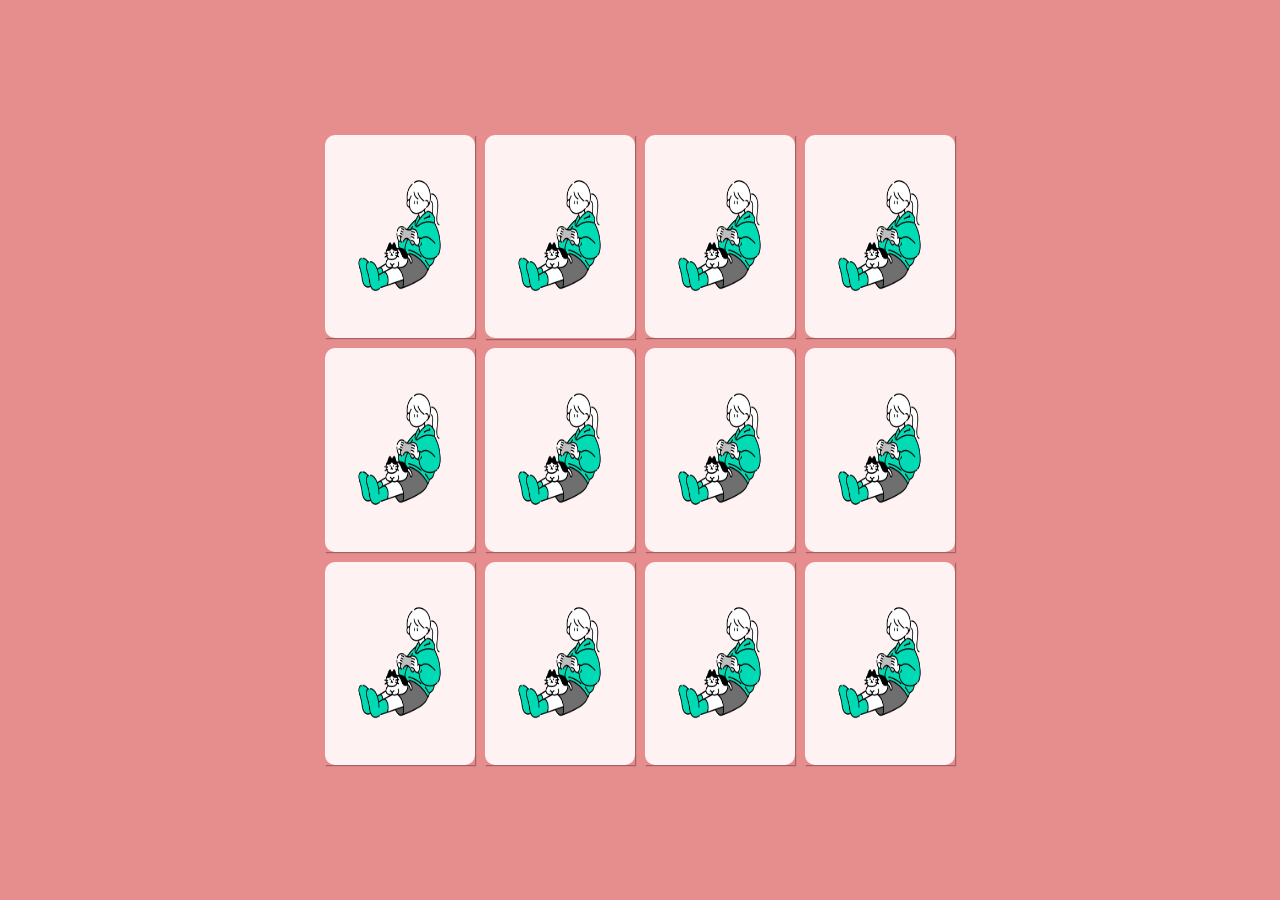
<file: game/index.html>
<!DOCTYPE html>
<html lang="en">
<head>
  <meta charset="UTF-8">
  <title>Memory Game</title>

  <link rel="stylesheet" href="style.css">
</head>
<body>
  
  
  <section class="memory-game">
    <div class="memory-card" data-framework="Imagem 1">
      <img class="front-face" src="../img/img_1.png" alt="Imagem 1" />
      <img class="back-face" src="../img/logo.png" alt="Logo TeacTeacher" />
    </div>
    <div class="memory-card" data-framework="Imagem 1">
      <img class="front-face" src="../img/img_1.png" alt="Imagem 1" />
      <img class="back-face" src="../img/logo.png" alt="Logo TeacTeacher" />
    </div>

    <div class="memory-card" data-framework="Imagem 2">
      <img class="front-face" src="../img/img2.png" alt="Imagem 2" />
      <img class="back-face" src="../img/logo.png" alt="Logo TeacTeacher" />
    </div>
    <div class="memory-card" data-framework="Imagem 2">
      <img class="front-face" src="../img/img2.png" alt="Imagem 2" />
      <img class="back-face" src="../img/logo.png" alt="Logo TeacTeacher" />
    </div>

    <div class="memory-card" data-framework="Imagem 3">
      <img class="front-face" src="../img/img3.png" alt="Imagem 3" />
      <img class="back-face" src="../img/logo.png" alt="Logo TeacTeacher" />
    </div>
    <div class="memory-card" data-framework="Imagem 3">
      <img class="front-face" src="../img/img3.png" alt="Imagem 3" />
      <img class="back-face" src="../img/logo.png" alt="Logo TeacTeacher" />
    </div>

    <div class="memory-card" data-framework="Imagem 4">
      <img class="front-face" src="../img/img4.png" alt="Imagem 4" />
      <img class="back-face" src="../img/logo.png" alt="Logo TeacTeacher" />
    </div>
    <div class="memory-card" data-framework="Imagem 4">
      <img class="front-face" src="../img/img4.png" alt="Imagem 4" />
      <img class="back-face" src="../img/logo.png" alt="Logo TeacTeacher" />
    </div>

    <div class="memory-card" data-framework="Imagem 5">
      <img class="front-face" src="../img/img5.png" alt="Imagem 5" />
      <img class="back-face" src="../img/logo.png" alt="Logo TeacTeacher" />
    </div>
    <div class="memory-card" data-framework="Imagem 5">
      <img class="front-face" src="../img/img5.png" alt="Imagem 5" />
      <img class="back-face" src="../img/logo.png" alt="Logo TeacTeacher" />
    </div>

    <div class="memory-card" data-framework="Imagem 6">
      <img class="front-face" src="../img/img6.png" alt="Imagem 6" />
      <img class="back-face" src="../img/logo.png" alt="Logo TeacTeacher" />
    </div>
    <div class="memory-card" data-framework="Imagem 6">
      <img class="front-face" src="../img/img6.png" alt="Imagem 6" />
      <img class="back-face" src="../img/logo.png" alt="Logo TeacTeacher" />
    </div>
  </section>

  
  <script src="scripts.js"></script>

  
</body>
</html>
</file>
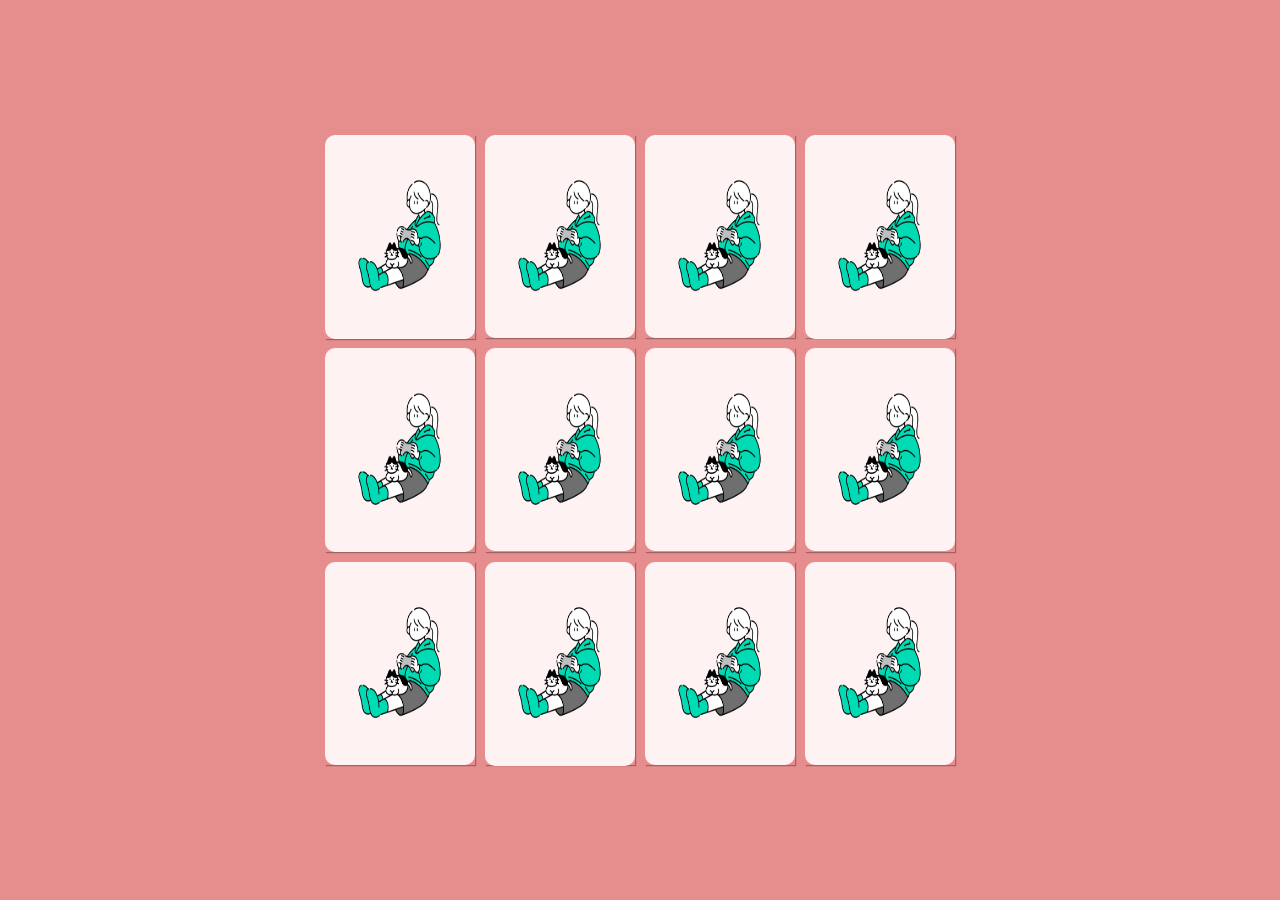
<file: game/indexCopa.html>
<!DOCTYPE html>
<html lang="en">
<head>
  <meta charset="UTF-8">
  <title>Memory Game</title>

  <link rel="stylesheet" href="styles.css">
</head>
<body>
  
  <section class="memory-game">
    <div class="memory-card" data-framework="Brasil">
      <img class="front-face" src="../img/brasil.svg" alt="Brasil" />
      <img class="back-face" src="../img/logo.png" alt="Logo TeacTeacher" />
    </div>
    <div class="memory-card" data-framework="Brasil">
      <img class="front-face" src="../img/brasil.svg" alt="Brasil" />
      <img class="back-face" src="../img/logo.png" alt="Logo TeacTeacher" />
    </div>

    <div class="memory-card" data-framework="Inglaterra">
      <img class="front-face" src="../img/inglaterra.svg" alt="inglaterra" />
      <img class="back-face" src="../img/logo.png" alt="Logo TeacTeacher" />
    </div>
    <div class="memory-card" data-framework="Inglaterra">
      <img class="front-face" src="../img/inglaterra.svg" alt="inglaterra" />
      <img class="back-face" src="../img/logo.png" alt="Logo TeacTeacher" />
    </div>

    <div class="memory-card" data-framework="Alemanha">
      <img class="front-face" src="../img/alemanha.svg" alt="Alemanha" />
      <img class="back-face" src="../img/logo.png" alt="Logo TeacTeacher" />
    </div>
    <div class="memory-card" data-framework="Alemanha">
      <img class="front-face" src="../img/alemanha.svg" alt="Alemanha" />
      <img class="back-face" src="../img/logo.png" alt="Logo TeacTeacher" />
    </div>

    <div class="memory-card" data-framework="França">
      <img class="front-face" src="../img/franca.svg" alt="França" />
      <img class="back-face" src="../img/logo.png" alt="Logo TeacTeacher" />
    </div>
    <div class="memory-card" data-framework="França">
      <img class="front-face" src="../img/franca.svg" alt="França" />
      <img class="back-face" src="../img/logo.png" alt="Logo TeacTeacher" />
    </div>

    <div class="memory-card" data-framework="Espanha">
      <img class="front-face" src="../img/espanha.svg" alt="Espanha" />
      <img class="back-face" src="../img/logo.png" alt="Logo TeacTeacher" />
    </div>
    <div class="memory-card" data-framework="Espanha">
      <img class="front-face" src="../img/espanha.svg" alt="Espanha" />
      <img class="back-face" src="../img/logo.png" alt="Logo TeacTeacher" />
    </div>

    <div class="memory-card" data-framework="Uruguai">
      <img class="front-face" src="../img/uruguai.svg" alt="Uruguai" />
      <img class="back-face" src="../img/logo.png" alt="Logo TeacTeacher" />
    </div>
    <div class="memory-card" data-framework="Uruguai">
      <img class="front-face" src="../img/uruguai.svg" alt="Uruguai" />
      <img class="back-face" src="../img/logo.png" alt="Logo TeacTeacher" />
    </div>
  </section>

  
  <script src="scripts.js"></script>

  
</body>
</html>
</file>
<file: game/style.css>
.bloco{
    height: 100px;
    width: 100px;
    margin: 5px;
    display: inline-block;
}

* {
    padding: 0;
    margin: 0;
    box-sizing: border-box;
  }
  
  body {
    width: 100vw;
    height: 100vh;
    display: flex;
    background-color: #E68D8D;
    align-items: center;
    justify-content: center;
    align-content: center;
  
  
  }
  
  .memory-game {
    width: 640px;
    height: 640px;
    display: flex;
    flex-wrap: wrap;
    
  }
  
  .memory-card {
    width: calc(25% - 10px);
    height: calc(33.333% - 10px);
    margin: 5px;
    position: relative;
    transform: scale(1);
    transform-style: preserve-3d;
    transition: transform .5s;
    box-shadow: 1px 1px 1px rgba(0,0,0,.3);
  }
  
  .memory-card:active {
    transform: scale(0.97);
    transition: transform .2s;
  }
  
  .memory-card.flip {
    transform: rotateY(180deg);
  }
  
  .front-face,
  .back-face {
    width: 100%;
    height: 100%;
    padding: 20px;
    position: absolute;
    border-radius: 10px;
    background: #FFF2F2;
    backface-visibility: hidden;
  }
  
  .front-face {
    transform: rotateY(180deg);
  }

  .upload-card {
    width: calc(25% - 10px);
    height: calc(33.333% - 10px);
    margin: 5px;
    position: relative;
    transform: scale(1);
    transform-style: preserve-3d;
    transition: transform .5s;
    box-shadow: 1px 1px 1px rgba(0,0,0,.3);
   
  }

  .form {
    display: flex;
    flex-direction: column;
    padding: 3%;
  }
</file>
<file: game/styles.css>
.bloco{
    height: 100px;
    width: 100px;
    margin: 5px;
    display: inline-block;
}

* {
    padding: 0;
    margin: 0;
    box-sizing: border-box;
  }
  
  body {
    width: 100vw;
    height: 100vh;
    display: flex;
    background-color: #E68D8D;
    align-items: center;
    justify-content: center;
    align-content: center;
  
  
  }
  
  .memory-game {
    width: 640px;
    height: 640px;
    display: flex;
    flex-wrap: wrap;
    
  }
  
  .memory-card {
    width: calc(25% - 10px);
    height: calc(33.333% - 10px);
    margin: 5px;
    position: relative;
    transform: scale(1);
    transform-style: preserve-3d;
    transition: transform .5s;
    box-shadow: 1px 1px 1px rgba(0,0,0,.3);
  }
  
  .memory-card:active {
    transform: scale(0.97);
    transition: transform .2s;
  }
  
  .memory-card.flip {
    transform: rotateY(180deg);
  }
  
  .front-face,
  .back-face {
    width: 100%;
    height: 100%;
    padding: 20px;
    position: absolute;
    border-radius: 10px;
    background: #FFF2F2;
    backface-visibility: hidden;
  }
  
  .front-face {
    transform: rotateY(180deg);
  }

  .upload-card {
    width: calc(25% - 10px);
    height: calc(33.333% - 10px);
    margin: 5px;
    position: relative;
    transform: scale(1);
    transform-style: preserve-3d;
    transition: transform .5s;
    box-shadow: 1px 1px 1px rgba(0,0,0,.3);
   
  }

  .form {
    display: flex;
    flex-direction: column;
    padding: 3%;
  }
</file>
